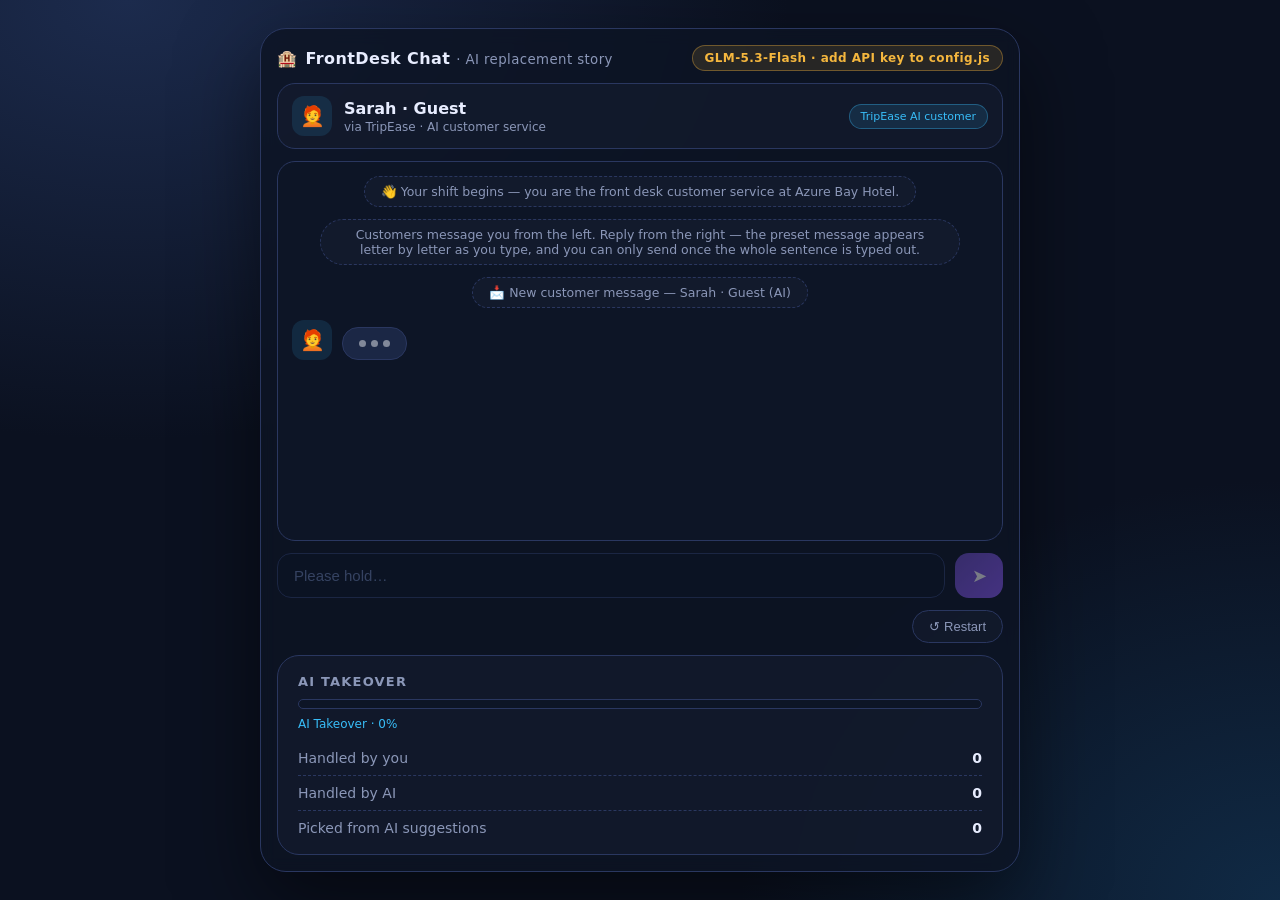
<file: mp7/index.html>
<!DOCTYPE html>
<html lang="en">
<head>
  <meta charset="UTF-8" />
  <meta name="viewport" content="width=device-width, initial-scale=1.0" />
  <title>FrontDesk Chat — AI Replacement Story</title>
  <link rel="stylesheet" href="style.css" />
</head>
<body>
  <div class="phone">

    <header class="topbar">
      <div class="brand">
        <span class="brand-emoji">🏨</span>
        <span>FrontDesk Chat <small>· AI replacement story</small></span>
      </div>
      <span class="model-badge" id="modelBadge">GLM-5.3-Flash</span>
    </header>

    <section class="partner-bar" id="partnerBar">
      <span class="avatar" id="partnerAvatar">🧑‍🦰</span>
      <div class="partner-meta">
        <span class="partner-name" id="partnerName">Sarah · Guest</span>
        <span class="partner-status" id="partnerStatus">via TripEase · AI customer service</span>
      </div>
      <span class="partner-badge" id="partnerBadge">TripEase AI customer</span>
    </section>

    <main class="chat-window" id="chatWindow"></main>

    <!-- AI-suggested replies: pick one of three -->
    <div class="suggestions" id="suggestions"></div>

    <form class="chat-form" id="chatForm">
      <input
        id="chatInput"
        class="chat-input"
        type="text"
        placeholder="Please hold…"
        autocomplete="off"
        disabled
      />
      <button id="sendBtn" class="send-btn" type="submit" disabled>➤</button>
    </form>

    <footer class="footer">
      <button id="restartBtn" class="restart-btn">↺ Restart</button>
    </footer>

    <aside class="takeover-card">
      <h2>AI Takeover</h2>
      <div class="meter">
        <div class="meter-fill" id="meterFill"></div>
      </div>
      <div class="meter-label" id="meterLabel">AI Takeover · 0%</div>
      <div class="stat-row"><span>Handled by you</span><b id="statYou">0</b></div>
      <div class="stat-row"><span>Handled by AI</span><b id="statAi">0</b></div>
      <div class="stat-row"><span>Picked from AI suggestions</span><b id="statDraft">0</b></div>
    </aside>

  </div>

  <script src="config.js"></script>
  <script src="script.js"></script>
</body>
</html>
</file>
<file: mp7/style.css>
/* =========================================================
   FrontDesk Chat — AI Replacement Story
   ========================================================= */

:root {
  --bg: #0b1120;
  --panel: #131b2e;
  --line: #2a3760;
  --muted: #8b97b8;
  --text: #e8edff;
  --ai: #38bdf8;
  --ai-soft: rgba(56, 189, 248, .12);
  --staff: #f5b73e;
  --staff-soft: rgba(245, 183, 62, .12);
  --radius: 18px;
}

* { box-sizing: border-box; }

body {
  margin: 0;
  min-height: 100vh;
  display: grid;
  place-items: center;
  font-family: "SF Pro Text", "Segoe UI", system-ui, sans-serif;
  background:
    radial-gradient(1200px 800px at 10% 0%, #1c2b4d 0%, transparent 55%),
    radial-gradient(900px 700px at 100% 100%, #102a45 0%, transparent 60%),
    var(--bg);
  color: var(--text);
  padding: 18px;
}

.phone {
  width: min(760px, 100%);
  background: rgba(13, 20, 36, .82);
  border: 1px solid var(--line);
  border-radius: 26px;
  padding: 16px;
  display: flex;
  flex-direction: column;
  gap: 12px;
  box-shadow: 0 30px 80px rgba(0, 0, 0, .5);
  backdrop-filter: blur(8px);
}

/* ---------- top bar ---------- */
.topbar {
  display: flex;
  justify-content: space-between;
  align-items: center;
  font-weight: 600;
  letter-spacing: .4px;
}
.brand { display: flex; align-items: center; gap: 8px; }
.brand small { color: var(--muted); font-weight: 500; }
.model-badge {
  font-size: 12px;
  padding: 5px 12px;
  border-radius: 999px;
  background: var(--ai-soft);
  color: var(--ai);
  border: 1px solid rgba(56, 189, 248, .35);
}
.model-badge.offline {
  background: rgba(245, 183, 62, .12);
  color: var(--staff);
  border-color: rgba(245, 183, 62, .35);
}

/* ---------- partner bar ---------- */
.partner-bar {
  display: flex;
  align-items: center;
  gap: 12px;
  padding: 12px 14px;
  border-radius: var(--radius);
  background: rgba(19, 27, 46, .75);
  border: 1px solid var(--line);
}
.avatar {
  width: 40px;
  height: 40px;
  display: grid;
  place-items: center;
  border-radius: 12px;
  background: var(--ai-soft);
  font-size: 20px;
  flex-shrink: 0;
}
.partner-meta { display: flex; flex-direction: column; gap: 2px; }
.partner-name { font-weight: 600; }
.partner-status { font-size: 12px; color: var(--muted); }
.partner-badge {
  margin-left: auto;
  font-size: 11px;
  padding: 5px 11px;
  border-radius: 999px;
  background: var(--ai-soft);
  color: var(--ai);
  border: 1px solid rgba(56, 189, 248, .35);
  white-space: nowrap;
}

/* ---------- chat window ---------- */
.chat-window {
  height: 380px;
  overflow-y: auto;
  padding: 14px;
  border-radius: var(--radius);
  background: #0d1526;
  border: 1px solid var(--line);
  display: flex;
  flex-direction: column;
  gap: 12px;
  scrollbar-width: thin;
  scrollbar-color: #22305c transparent;
}

.system-chip {
  align-self: center;
  text-align: center;
  font-size: 12.5px;
  color: var(--muted);
  background: rgba(19, 27, 46, .9);
  border: 1px dashed var(--line);
  border-radius: 999px;
  padding: 7px 16px;
  max-width: 92%;
}

.msg-row {
  display: flex;
  gap: 10px;
  align-items: flex-end;
  animation: pop-in .32s cubic-bezier(.2, .8, .3, 1.2) both;
}
.msg-row.right {
  flex-direction: row-reverse;
  align-self: flex-end;
  transform-origin: right bottom;
}
.msg-row.left {
  align-self: flex-start;
  transform-origin: left bottom;
}
.msg-row.aiReplace {
  flex-direction: row-reverse;
  align-self: flex-end;
  transform-origin: right bottom;
}
@keyframes pop-in {
  from { opacity: 0; transform: translateY(14px) scale(.94); }
  to { opacity: 1; transform: translateY(0) scale(1); }
}

.msg-bubble {
  max-width: 72%;
  padding: 10px 14px;
  border-radius: 16px;
  font-size: 14.5px;
  line-height: 1.45;
}
.msg-name { font-size: 11px; margin-bottom: 4px; opacity: .85; }
.msg-text { white-space: pre-wrap; word-break: break-word; }

/* left side (AI customers from TripEase) */
.msg-row.left .msg-bubble {
  background: #1b2745;
  border: 1px solid #2a3760;
  border-bottom-left-radius: 6px;
}
.msg-row.left .msg-name { color: var(--ai); }
.msg-row.left .avatar { background: var(--ai-soft); }

/* right side (you) */
.msg-row.right .msg-bubble {
  background: linear-gradient(135deg, #6c4ec4, #8b5cf6);
  color: #fff;
  border-bottom-right-radius: 6px;
}
.msg-row.right .msg-name { color: #cfc6ff; }
.msg-row.right .avatar { background: rgba(139, 92, 246, .18); }

/* right side, but the AI drafted your reply */
.msg-row.aiEdited .msg-name { color: #cfc6ff; }
.msg-row.aiEdited .msg-name::after {
  content: " ✨";
  font-size: 10px;
}

/* right side, but the AI replaced you */
.msg-row.aiReplace .msg-bubble {
  background: linear-gradient(135deg, #3d4b6b, #293a5c);
  border: 1px solid #3d4b6b;
  border-bottom-right-radius: 6px;
}
.msg-row.aiReplace .msg-name { color: #9fb0d0; }
.msg-row.aiReplace .avatar { background: rgba(56, 189, 248, .14); }

/* typing indicator */
.typing {
  display: flex;
  gap: 5px;
  padding: 12px 16px;
  border-radius: 16px;
  background: #1b2745;
  border: 1px solid #2a3760;
}
.msg-row.right .typing,
.msg-row.aiReplace .typing {
  background: linear-gradient(135deg, #4c3f8f, #352a63);
  border: none;
}
.typing span {
  width: 7px;
  height: 7px;
  border-radius: 50%;
  background: rgba(255, 255, 255, .45);
  animation: blink 1.2s infinite ease-in-out;
}
.typing span:nth-child(2) { animation-delay: .18s; }
.typing span:nth-child(3) { animation-delay: .36s; }
@keyframes blink {
  0%, 60%, 100% { opacity: .35; transform: translateY(0); }
  30% { opacity: 1; transform: translateY(-4px); }
}

/* ---------- input bar ---------- */
.chat-form {
  display: flex;
  gap: 10px;
}

/* ---------- AI-suggested replies (pick one of three) ---------- */
.suggestions {
  display: none;
  flex-direction: column;
  gap: 8px;
}
.suggestions.active {
  display: flex;
}
.suggestions-label {
  font-size: 12px;
  color: var(--muted);
  text-align: right;
  margin-bottom: 2px;
}
.suggestion-chip {
  align-self: flex-end;
  max-width: 78%;
  text-align: left;
  padding: 10px 14px;
  border-radius: 16px;
  border: 1px solid rgba(56, 189, 248, .35);
  background: var(--ai-soft);
  color: var(--text);
  font-size: 14px;
  line-height: 1.45;
  font-family: inherit;
  cursor: pointer;
  transition: background .15s, transform .12s, border-color .15s;
  animation: pop-in .32s cubic-bezier(.2, .8, .3, 1.2) both;
}
.suggestion-chip:nth-child(2) { animation-delay: .06s; }
.suggestion-chip:nth-child(3) { animation-delay: .12s; }
.suggestion-chip:nth-child(4) { animation-delay: .18s; }
.suggestion-chip::before {
  content: "✨ ";
  opacity: .8;
}
.suggestion-chip:hover {
  background: rgba(56, 189, 248, .22);
  border-color: var(--ai);
  transform: translateY(-2px);
}
.suggestion-chip:active {
  transform: translateY(0) scale(.98);
}
.chat-input {
  flex: 1;
  padding: 13px 16px;
  border-radius: 14px;
  border: 1px solid var(--line);
  background: #0d1526;
  color: var(--text);
  font-size: 15px;
  outline: none;
  transition: border-color .2s, box-shadow .2s;
}
.chat-input::placeholder { color: #5a6b96; }
.chat-input:focus {
  border-color: var(--ai);
  box-shadow: 0 0 0 3px rgba(56, 189, 248, .18);
}
.chat-input:disabled { opacity: .55; }
.send-btn {
  width: 48px;
  border: none;
  border-radius: 14px;
  background: linear-gradient(135deg, #6c4ec4, #8b5cf6);
  color: #fff;
  font-size: 18px;
  cursor: pointer;
  transition: transform .12s, filter .2s;
}
.send-btn:hover { filter: brightness(1.1); }
.send-btn:active { transform: scale(.94); }
.send-btn:disabled { opacity: .45; cursor: default; }

/* ---------- footer ---------- */
.footer {
  display: flex;
  justify-content: flex-end;
}
.restart-btn {
  padding: 8px 16px;
  border-radius: 999px;
  border: 1px solid var(--line);
  background: rgba(19, 27, 46, .75);
  color: var(--muted);
  font-size: 13px;
  cursor: pointer;
  transition: color .2s, border-color .2s;
}
.restart-btn:hover { color: var(--text); border-color: #3d4b7a; }

/* ---------- AI takeover meter ---------- */
.takeover-card {
  background: rgba(19, 27, 46, .75);
  border: 1px solid var(--line);
  border-radius: 22px;
  padding: 18px 20px;
}
.takeover-card h2 {
  margin: 0 0 10px;
  font-size: 13px;
  letter-spacing: 1.2px;
  text-transform: uppercase;
  color: var(--muted);
}
.meter {
  height: 10px;
  background: #0d1526;
  border: 1px solid var(--line);
  border-radius: 999px;
  overflow: hidden;
  margin-bottom: 8px;
}
.meter-fill {
  height: 100%;
  width: 0%;
  background: linear-gradient(90deg, var(--ai), #2563eb);
  border-radius: 999px;
  transition: width .8s cubic-bezier(.4, 0, .2, 1);
}
.meter-label {
  font-size: 12px;
  color: var(--ai);
  margin-bottom: 10px;
}
.stat-row {
  display: flex;
  justify-content: space-between;
  align-items: baseline;
  padding: 9px 0;
  border-bottom: 1px dashed var(--line);
  font-size: 14px;
}
.stat-row:last-child { border-bottom: none; padding-bottom: 0; }
.stat-row span { color: var(--muted); }
.stat-row b { font-weight: 600; }

/* ---------- small screens ---------- */
@media (max-width: 560px) {
  .msg-bubble { max-width: 86%; }
  .partner-badge { display: none; }
}
</file>
